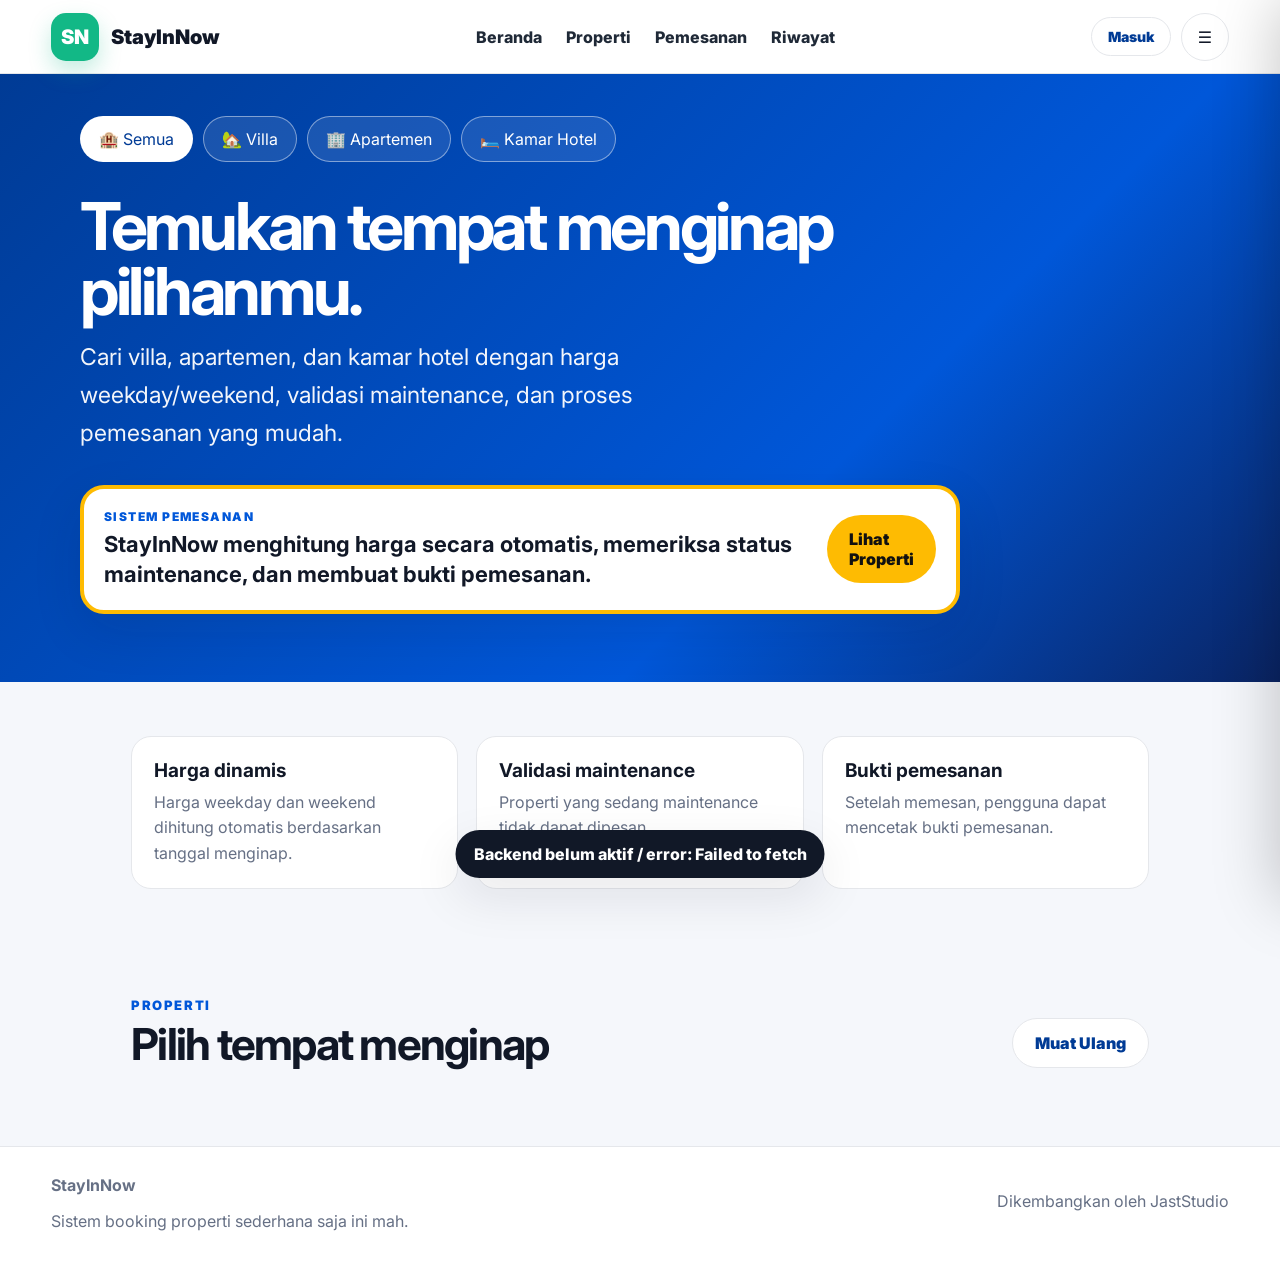
<file: index.html>
<!DOCTYPE html>
<html lang="id">

<head>
    <meta charset="UTF-8">
    <meta name="viewport" content="width=device-width,initial-scale=1.0">
    <title>StayInNow - Beranda</title>
    <link rel="preconnect" href="https://fonts.googleapis.com">
    <link rel="preconnect" href="https://fonts.gstatic.com" crossorigin>
    <link href="https://fonts.googleapis.com/css2?family=Inter:wght@400;600;700;800;900&display=swap" rel="stylesheet">
    <link rel="stylesheet" href="css/style.css">
</head>

<body data-page="beranda">
    <div class="site-shell">
        <header class="topbar">
            <a class="brand" href="index.html">
                <span class="brand-logo" data-brand-logo>SN</span>
                <span data-site-name>StayInNow</span>
            </a>

            <nav class="nav">
                <a href="index.html">Beranda</a>
                <a href="index.html#properties">Properti</a>
                <a href="pemesanan.html">Pemesanan</a>
                <a href="riwayat.html">Riwayat</a>
            </nav>

            <div class="actions">
                <button class="btn light small" id="loginBtn">Masuk</button>
                <button class="menu-btn" id="drawerOpen">☰</button>
            </div>
        </header>

        <aside class="drawer" id="drawer">
            <div class="drawer-head">
                <div class="brand">
                    <span class="brand-logo" data-brand-logo>SN</span>
                    <span data-site-name>StayInNow</span>
                </div>
                <button class="icon-btn" id="drawerClose">×</button>
            </div>

            <div class="role-card">
                <span>Status Akun</span>
                <strong id="roleName">Tamu</strong>
            </div>

            <nav class="drawer-links" id="drawerLinks"></nav>
        </aside>

        <div class="overlay" id="overlay"></div>

        <main>
            <div class="system-alert hidden" data-system-maintenance>
                ⚠️ Sistem sedang dalam pemeliharaan. Pengguna masih dapat melihat properti, tetapi pemesanan sementara ditutup.
            </div>

            <section class="hero">
                <div class="hero-inner">
                    <div class="tabs filter-tabs">
                        <button class="tab active" data-filter="all">🏨 Semua</button>
                        <button class="tab" data-filter="Villa">🏡 Villa</button>
                        <button class="tab" data-filter="Apartment">🏢 Apartemen</button>
                        <button class="tab" data-filter="HotelRoom">🛏️ Kamar Hotel</button>
                    </div>

                    <h1>Temukan tempat menginap pilihanmu.</h1>

                    <p>
                        Cari villa, apartemen, dan kamar hotel dengan harga weekday/weekend,
                        validasi maintenance, dan proses pemesanan yang mudah.
                    </p>

                    <div class="hero-info-card">
                        <div>
                            <span class="mini-label">Sistem Pemesanan</span>
                            <b>
                                StayInNow menghitung harga secara otomatis, memeriksa status maintenance,
                                dan membuat bukti pemesanan.
                            </b>
                        </div>

                        <a class="btn yellow" href="#properties">Lihat Properti</a>
                    </div>
                </div>
            </section>

            <section class="section features">
                <div class="feature">
                    <b>Harga dinamis</b>
                    <span class="muted">
                        Harga weekday dan weekend dihitung otomatis berdasarkan tanggal menginap.
                    </span>
                </div>

                <div class="feature">
                    <b>Validasi maintenance</b>
                    <span class="muted">
                        Properti yang sedang maintenance tidak dapat dipesan.
                    </span>
                </div>

                <div class="feature">
                    <b>Bukti pemesanan</b>
                    <span class="muted">
                        Setelah memesan, pengguna dapat mencetak bukti pemesanan.
                    </span>
                </div>
            </section>

            <section id="properties" class="section">
                <div class="section-head">
                    <div>
                        <p class="eyebrow">Properti</p>
                        <h2>Pilih tempat menginap</h2>
                    </div>

                    <button class="btn light" id="refreshProperties">Muat Ulang</button>
                </div>

                <div class="property-grid" id="propertyGrid"></div>
            </section>
        </main>

        <footer class="footer">
            <div>
                <b data-site-name>StayInNow</b>
                <p>Sistem booking properti sederhana saja ini mah.</p>
            </div>

            <p>Dikembangkan oleh JastStudio</p>
        </footer>

        <div class="modal hidden" id="loginModal">
            <div class="modal-card">
                <button class="modal-close" id="closeLogin">×</button>

                <p class="eyebrow">Akun Pelanggan</p>
                <h2>Masuk / Daftar</h2>

                <p class="muted">
                    Pelanggan perlu memiliki akun email sebelum melakukan pemesanan.
                    Admin menggunakan email admin yang sudah terdaftar.
                </p>

                <div class="auth-tabs">
                    <button class="active" data-auth-tab="login">Masuk</button>
                    <button data-auth-tab="register">Daftar</button>
                </div>

                <div data-auth-panel="login" class="form-grid one">
                    <label>
                        Email
                        <input id="loginEmail" type="email" placeholder="nama@email.com">
                    </label>

                    <label>
                        Kata Sandi
                        <span class="muted">
                            pengguna dapat mengosongkannya untuk sementara.
                        </span>
                        <input id="loginPassword" type="password" placeholder="Kata sandi">
                    </label>

                    <button class="btn full" id="doLogin">Masuk</button>
                </div>

                <div data-auth-panel="register" class="form-grid one hidden">
                    <label>
                        Nama Lengkap
                        <input id="registerName" placeholder="Nama pelanggan">
                    </label>

                    <label>
                        Email 
                        <input id="registerEmail" type="email" placeholder="nama@email.com">
                    </label>

                    <label>
                        Nomor Telepon klo asal juga gapapa
                        <input id="registerPhone" placeholder="08123456789">
                    </label>

                    <label>
                        Kata Sandi Akun
                        <input id="registerPassword" type="password" placeholder="Contoh: user123">
                    </label>

                    <button class="btn full green" id="doRegister">Daftar & Masuk</button>
                </div>

                <p class="muted auth-note">
                    Role admin ditentukan oleh ketua kelompok:v.
                </p>
            </div>
        </div>

        <div id="toast" class="toast"></div>

        <script src="js/config.js"></script>
        <script src="js/api.js"></script>
        <script src="js/app.js"></script>
    </div>
</body>

</html>
</file>
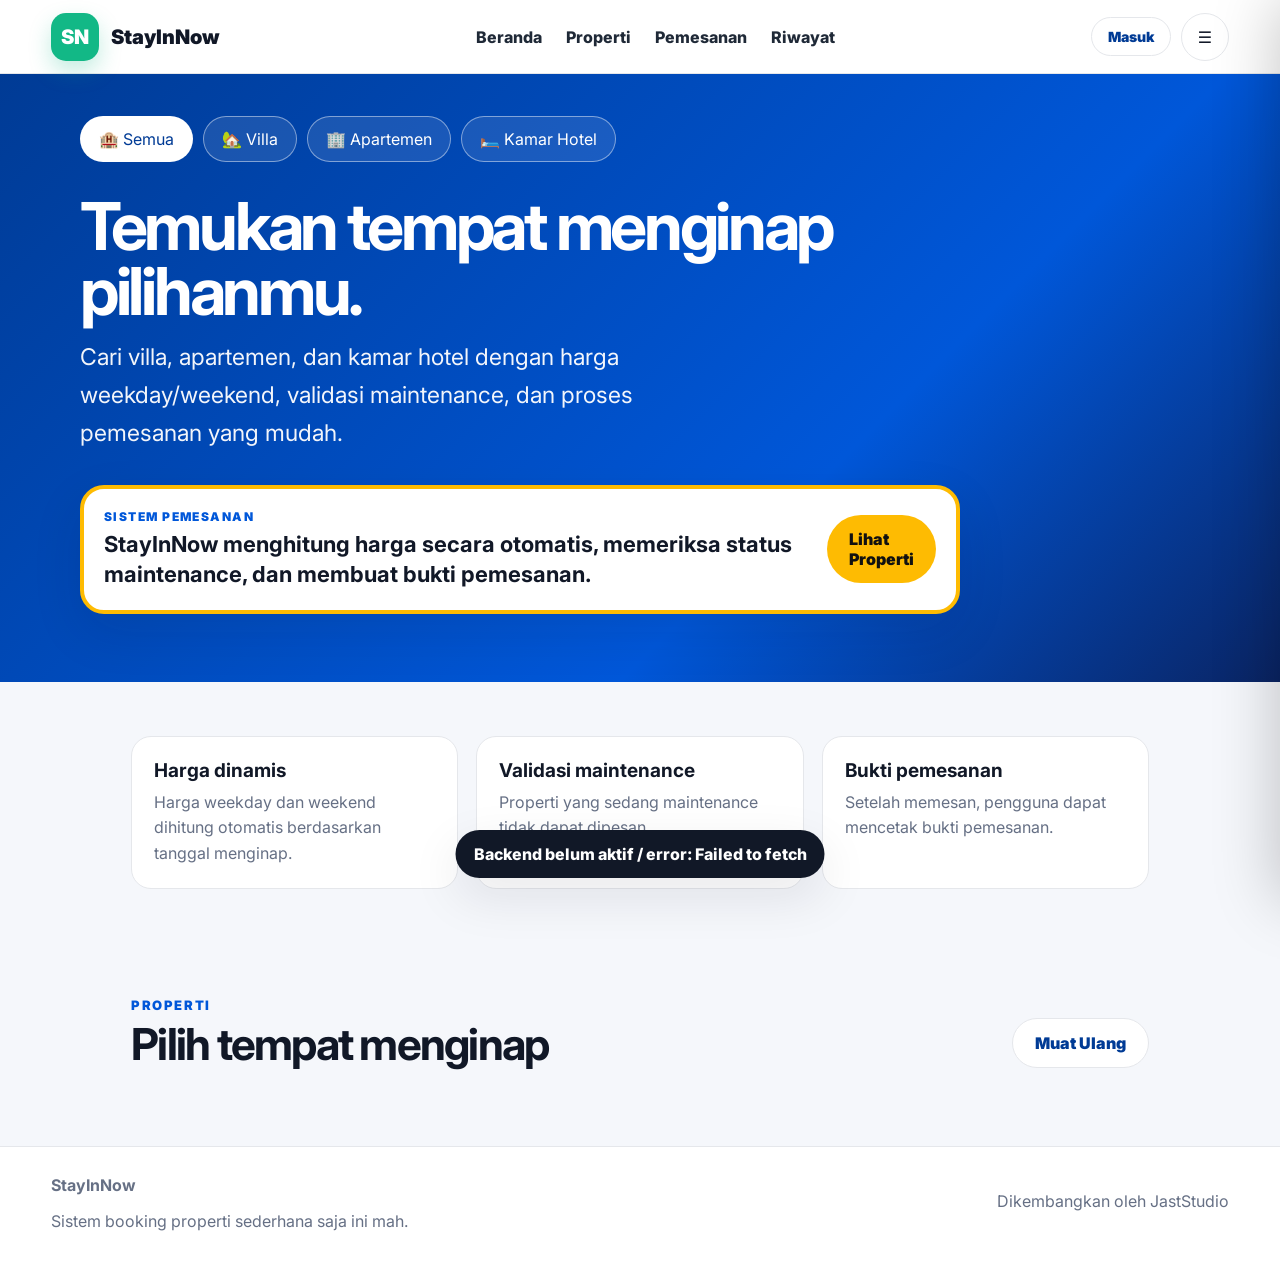
<file: admin.html>
<!DOCTYPE html>
<html lang="id">

<head>
  <meta charset="UTF-8">
  <meta name="viewport" content="width=device-width,initial-scale=1.0">
  <title>Dasbor Admin - StayInNow</title>
  <link rel="preconnect" href="https://fonts.googleapis.com">
  <link rel="preconnect" href="https://fonts.gstatic.com" crossorigin>
  <link href="https://fonts.googleapis.com/css2?family=Inter:wght@400;600;700;800;900&display=swap" rel="stylesheet">
  <link rel="stylesheet" href="css/style.css">
</head>

<body data-page="admin">
  <div class="admin-layout">
    <header class="admin-top">
      <a class="brand" href="dasbor-admin.html">
        <span class="brand-logo" data-brand-logo>SN</span>
        <span data-site-name>StayInNow</span>
      </a>

      <div class="actions">
        <a class="btn light small" href="index.html">Website</a>
        <button class="menu-btn" id="adminDrawerOpen">☰</button>
      </div>
    </header>

    <aside class="admin-drawer" id="adminDrawer">
      <div class="drawer-head">
        <div class="brand">
          <span class="brand-logo" data-brand-logo>SN</span>
          <span>Admin</span>
        </div>

        <button class="icon-btn" id="adminDrawerClose">×</button>
      </div>

      <div class="role-card">
        <span>Area Khusus</span>
        <strong>Administrator</strong>
      </div>

      <nav class="admin-menu-list">
        <button data-admin-target="dashboard" class="active">📊 Dasbor</button>
        <button data-admin-target="properties">🏡 Kelola Properti</button>
        <button data-admin-target="reports">📄 Laporan</button>
        <button data-admin-target="branding">🎨 Branding</button>
        <a href="index.html">↩️ Kembali ke Website</a>
        <button id="adminLogout">🚪 Keluar</button>
      </nav>
    </aside>

    <div class="overlay" id="overlay"></div>

    <main class="admin-main">
      <div class="admin-hero">
        <div>
          <p class="eyebrow">Area Admin</p>
          <h1 id="adminTitle">Dasbor Admin</h1>
          <p class="muted">
            Dasbor ini digunakan untuk mengelola data properti, laporan pemesanan,
            maintenance sistem, dan branding website.
          </p>
        </div>

        <button class="btn" id="adminMenuShortcut">Buka Menu Admin</button>
      </div>

      <section id="admin-dashboard" class="admin-section active">
        <div class="stats-grid" id="statsGrid"></div>

        <div class="panel system-panel">
          <p class="eyebrow">Maintenance Sistem</p>
          <h2>Mode Maintenance Seluruh Website</h2>

          <p class="muted">
            Saat mode ini aktif, pelanggan tetap dapat melihat daftar properti,
            tetapi seluruh proses pemesanan akan ditutup sementara.
          </p>

          <div class="system-status">
            <span class="system-pill" id="systemMaintenanceStatus">Memuat status...</span>
            <button class="btn danger" id="systemMaintenanceToggle">Aktifkan Maintenance Sistem</button>
          </div>

          <p class="muted admin-help">
            Status maintenance per properti tetap aman dan tidak akan berubah.
          </p>
        </div>
      </section>

      <section id="admin-properties" class="admin-section">
        <div class="section-head">
          <div>
            <p class="eyebrow">Properti</p>
            <h2>Tambah & Kelola Properti</h2>
          </div>
        </div>

        <div class="two-col">
          <div class="panel">
            <h2>Tambah Properti</h2>

            <form id="addPropertyForm" class="form-grid one">
              <label>
                Unggah Gambar Properti
                <input id="propertyImageInput" type="file" accept="image/*">
              </label>

              <img id="propertyImagePreview" class="img-preview" alt="Preview gambar properti">

              <label>
                Nama Properti
                <input id="newPropertyName" required placeholder="Contoh: Villa Melati">
              </label>

              <label>
                Lokasi
                <input id="newPropertyLocation" required placeholder="Contoh: Batam Center">
              </label>

              <label>
                Tipe
                <select id="newPropertyType">
                  <option value="Villa">Villa</option>
                  <option value="Apartment">Apartemen</option>
                  <option value="HotelRoom">Kamar Hotel</option>
                </select>
              </label>

              <label>
                Harga Hari Biasa
                <input id="newWeekdayPrice" type="number" required placeholder="1000000">
              </label>

              <label>
                Harga Akhir Pekan
                <input id="newWeekendPrice" type="number" required placeholder="1500000">
              </label>

              <label>
                Status
                <select id="newPropertyStatus">
                  <option value="available">Tersedia</option>
                  <option value="maintenance">Maintenance</option>
                </select>
              </label>

              <label>
                Maksimal Tamu
                <input id="newMaxGuests" type="number" value="2" min="1" max="10">
              </label>

              <label>
                Fasilitas
                <textarea id="newFacilities" placeholder="Contoh: WiFi, AC, Kolam Renang"></textarea>
              </label>

              <button class="btn full" type="submit">Tambah Properti</button>
            </form>
          </div>

          <div class="panel table-wrap">
            <h2>Data Properti</h2>

            <table class="data-table">
              <thead>
                <tr>
                  <th>Nama</th>
                  <th>Lokasi</th>
                  <th>Tipe</th>
                  <th>Status</th>
                  <th>Aksi</th>
                </tr>
              </thead>

              <tbody id="adminPropertyRows"></tbody>
            </table>
          </div>
        </div>
      </section>

      <section id="admin-reports" class="admin-section">
        <div class="panel">
          <p class="eyebrow">Laporan</p>
          <h2>Ekspor Laporan Pemesanan</h2>

          <p class="muted">
            Format CSV cocok untuk laporan berbentuk tabel.
            Format TXT cocok untuk laporan sederhana yang mudah dibaca.
          </p>

          <div class="receipt-actions">
            <button class="btn" id="downloadReport">Unduh CSV</button>
            <button class="btn light" id="downloadReportTxt">Unduh TXT</button>
          </div>
        </div>
      </section>

      <section id="admin-branding" class="admin-section">
        <div class="panel">
          <p class="eyebrow">Branding</p>
          <h2>Ubah Nama Website & Logo</h2>

          <div class="form-grid one">
            <label>
              Nama Website
              <input id="siteNameInput" placeholder="StayInNow">
            </label>

            <label>
              Teks Logo Singkat
              <input id="logoTextInput" maxlength="4" placeholder="SN">
            </label>

            <label>
              Unggah Logo Gambar
              <input id="logoImageInput" type="file" accept="image/*">
            </label>

            <div class="preview-logo">
              <span class="brand-logo" data-brand-logo>SN</span>
              <b data-site-name>StayInNow</b>
            </div>

            <button class="btn" id="saveBranding">Simpan Branding</button>
            <button class="btn light" id="resetBranding">Reset Branding</button>
          </div>
        </div>
      </section>
    </main>
  </div>

  <div id="toast" class="toast"></div>

  <script src="js/config.js"></script>
  <script src="js/api.js"></script>
  <script src="js/app.js"></script>
</body>

</html>
</file>
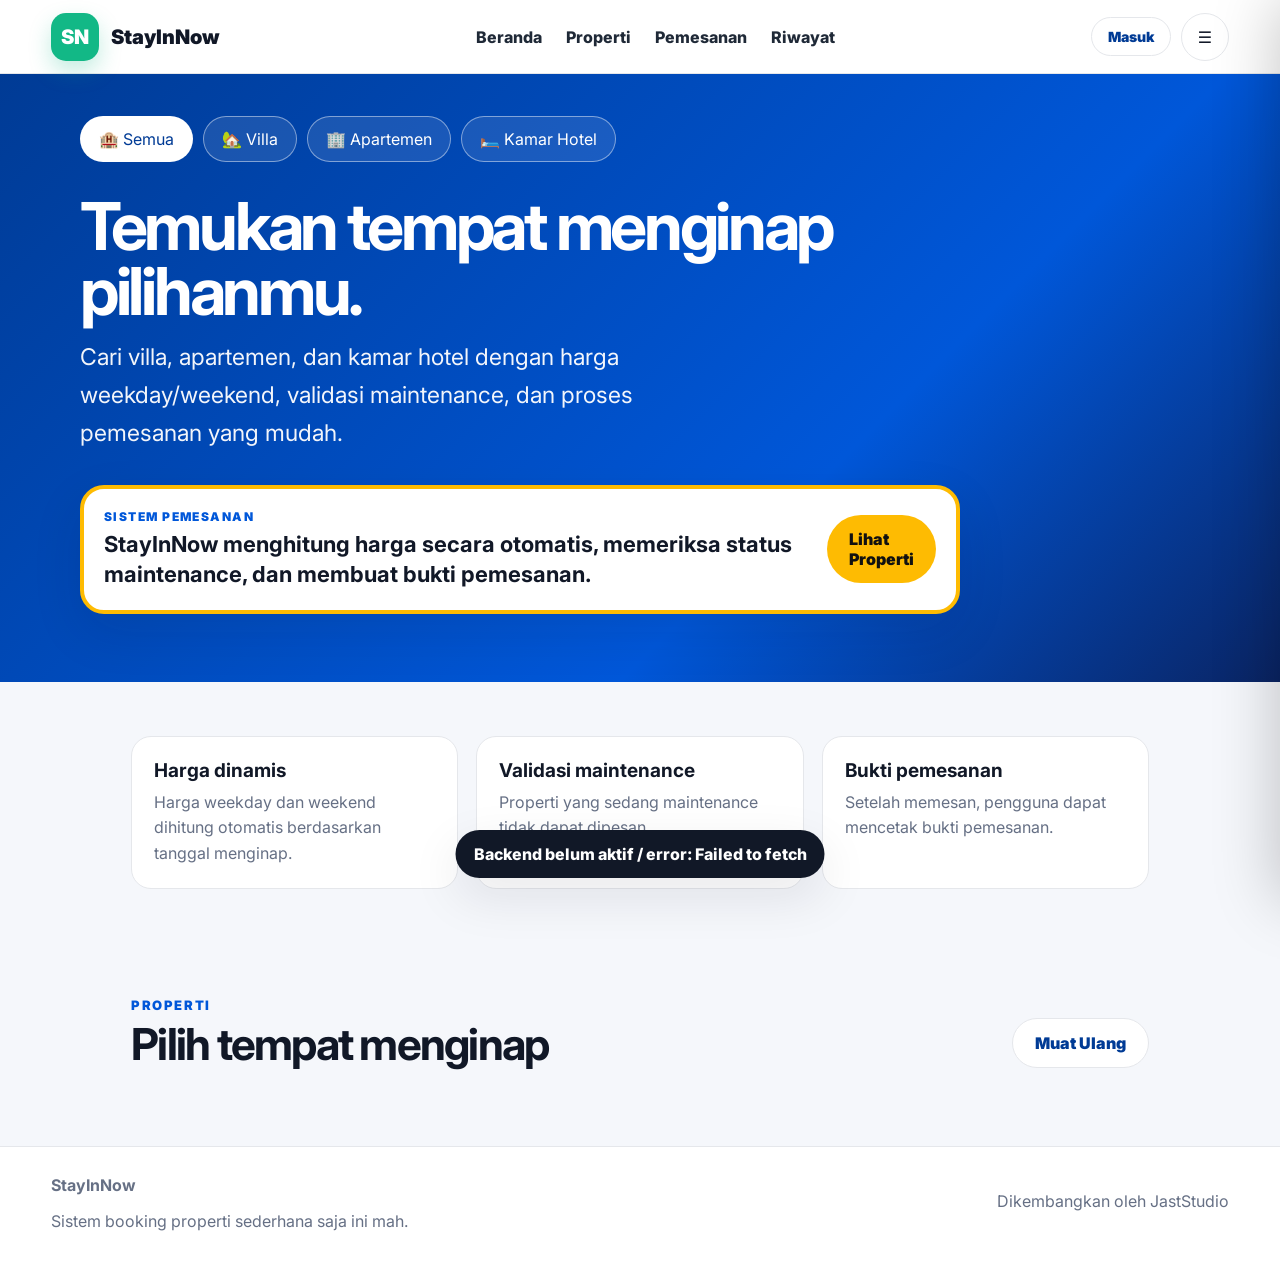
<file: dasbor-admin.html>
<!DOCTYPE html>
<html lang="id">

<head>
  <meta charset="UTF-8">
  <meta name="viewport" content="width=device-width,initial-scale=1.0">
  <title>Dasbor Admin - StayInNow</title>
  <link rel="preconnect" href="https://fonts.googleapis.com">
  <link rel="preconnect" href="https://fonts.gstatic.com" crossorigin>
  <link href="https://fonts.googleapis.com/css2?family=Inter:wght@400;600;700;800;900&display=swap" rel="stylesheet">
  <link rel="stylesheet" href="css/style.css">
</head>

<body data-page="admin">
  <div class="admin-layout">
    <header class="admin-top">
      <a class="brand" href="dasbor-admin.html">
        <span class="brand-logo" data-brand-logo>SN</span>
        <span data-site-name>StayInNow</span>
      </a>

      <div class="actions">
        <a class="btn light small" href="index.html">Website</a>
        <button class="menu-btn" id="adminDrawerOpen">☰</button>
      </div>
    </header>

    <aside class="admin-drawer" id="adminDrawer">
      <div class="drawer-head">
        <div class="brand">
          <span class="brand-logo" data-brand-logo>SN</span>
          <span>Admin</span>
        </div>

        <button class="icon-btn" id="adminDrawerClose">×</button>
      </div>

      <div class="role-card">
        <span>Area Khusus</span>
        <strong>Administrator</strong>
      </div>

      <nav class="admin-menu-list">
        <button data-admin-target="dashboard" class="active">📊 Dasbor</button>
        <button data-admin-target="properties">🏡 Kelola Properti</button>
        <button data-admin-target="reports">📄 Laporan</button>
        <button data-admin-target="branding">🎨 Branding</button>
        <a href="index.html">↩️ Kembali ke Website</a>
        <button id="adminKeluar">🚪 Keluar</button>
      </nav>
    </aside>

    <div class="overlay" id="overlay"></div>

    <main class="admin-main">
      <div class="admin-hero">
        <div>
          <p class="eyebrow">Area Admin</p>
          <h1 id="adminTitle">Dasbor Admin</h1>
          <p class="muted">
            Dasbor ini digunakan untuk mengelola data properti, laporan pemesanan, maintenance sistem, dan branding website.
          </p>
        </div>

        <button class="btn" id="adminMenuShortcut">Buka Menu Admin</button>
      </div>

      <section id="admin-dashboard" class="admin-section active">
        <div class="stats-grid" id="statsGrid"></div>

        <div class="panel system-panel">
          <p class="eyebrow">Maintenance Sistem</p>
          <h2>Mode Maintenance Seluruh Website</h2>

          <p class="muted">
            Saat mode ini aktif, pelanggan tetap dapat melihat daftar properti,
            tetapi proses pemesanan akan ditutup sementara.
          </p>

          <div class="system-status">
            <span class="system-pill" id="systemMaintenanceStatus">Memuat status...</span>
            <button class="btn danger" id="systemMaintenanceToggle">Aktifkan Maintenance Sistem</button>
          </div>

          <p class="muted admin-help">
            Status maintenance per properti tetap aman dan tidak akan berubah.
          </p>
        </div>
      </section>

      <section id="admin-properties" class="admin-section">
        <div class="section-head">
          <div>
            <p class="eyebrow">Properti</p>
            <h2>Tambah & Kelola Properti</h2>
          </div>
        </div>

        <div class="two-col">
          <div class="panel">
            <h2>Tambah Properti</h2>

            <form id="addPropertyForm" class="form-grid one">
              <label>
                Unggah Gambar Properti
                <input id="propertyImageInput" type="file" accept="image/*">
              </label>

              <img id="propertyImagePreview" class="img-preview" alt="Preview gambar properti">

              <label>
                Nama Properti
                <input id="newPropertyName" required placeholder="Contoh: Villa Melati">
              </label>

              <label>
                Lokasi
                <input id="newPropertyLocation" required placeholder="Contoh: Batam Center">
              </label>

              <label>
                Tipe
                <select id="newPropertyType">
                  <option value="Villa">Villa</option>
                  <option value="Apartment">Apartemen</option>
                  <option value="HotelRoom">Kamar Hotel</option>
                </select>
              </label>

              <label>
                Harga Hari Biasa
                <input id="newWeekdayPrice" type="number" required placeholder="1000000">
              </label>

              <label>
                Harga Akhir Pekan
                <input id="newWeekendPrice" type="number" required placeholder="1500000">
              </label>

              <label>
                Status
                <select id="newPropertyStatus">
                  <option value="available">Tersedia</option>
                  <option value="maintenance">Maintenance</option>
                </select>
              </label>

              <label>
                Maksimal Tamu
                <input id="newMaxGuests" type="number" value="2" min="1" max="10">
              </label>

              <label>
                Fasilitas
                <textarea id="newFacilities" placeholder="Contoh: WiFi, AC, Kolam Renang"></textarea>
              </label>

              <button class="btn full" type="submit">Tambah Properti</button>
            </form>
          </div>

          <div class="panel table-wrap">
            <h2>Data Properti</h2>

            <table class="data-table">
              <thead>
                <tr>
                  <th>Nama</th>
                  <th>Lokasi</th>
                  <th>Tipe</th>
                  <th>Status</th>
                  <th>Aksi</th>
                </tr>
              </thead>

              <tbody id="adminPropertyRows"></tbody>
            </table>
          </div>
        </div>
      </section>

      <section id="admin-reports" class="admin-section">
        <div class="panel">
          <p class="eyebrow">Laporan</p>
          <h2>Ekspor Laporan Pemesanan</h2>

          <p class="muted">
            Format CSV cocok untuk laporan berbentuk tabel.
            Format TXT cocok untuk laporan sederhana yang mudah dibaca.
          </p>

          <div class="receipt-actions">
            <button class="btn" id="downloadReport">Unduh CSV</button>
            <button class="btn light" id="downloadReportTxt">Unduh TXT</button>
          </div>
        </div>
      </section>

      <section id="admin-branding" class="admin-section">
        <div class="panel">
          <p class="eyebrow">Branding</p>
          <h2>Ubah Nama Website & Logo</h2>

          <div class="form-grid one">
            <label>
              Nama Website
              <input id="siteNameInput" placeholder="StayInNow">
            </label>

            <label>
              Teks Logo Singkat
              <input id="logoTextInput" maxlength="4" placeholder="SN">
            </label>

            <label>
              Unggah Logo Gambar
              <input id="logoImageInput" type="file" accept="image/*">
            </label>

            <div class="preview-logo">
              <span class="brand-logo" data-brand-logo>SN</span>
              <b data-site-name>StayInNow</b>
            </div>

            <button class="btn" id="saveBranding">Simpan Branding</button>
            <button class="btn light" id="resetBranding">Reset Branding</button>
          </div>
        </div>
      </section>
    </main>
  </div>

  <div id="toast" class="toast"></div>

  <script src="js/config.js"></script>
  <script src="js/api.js"></script>
  <script src="js/app.js"></script>
</body>

</html>
</file>
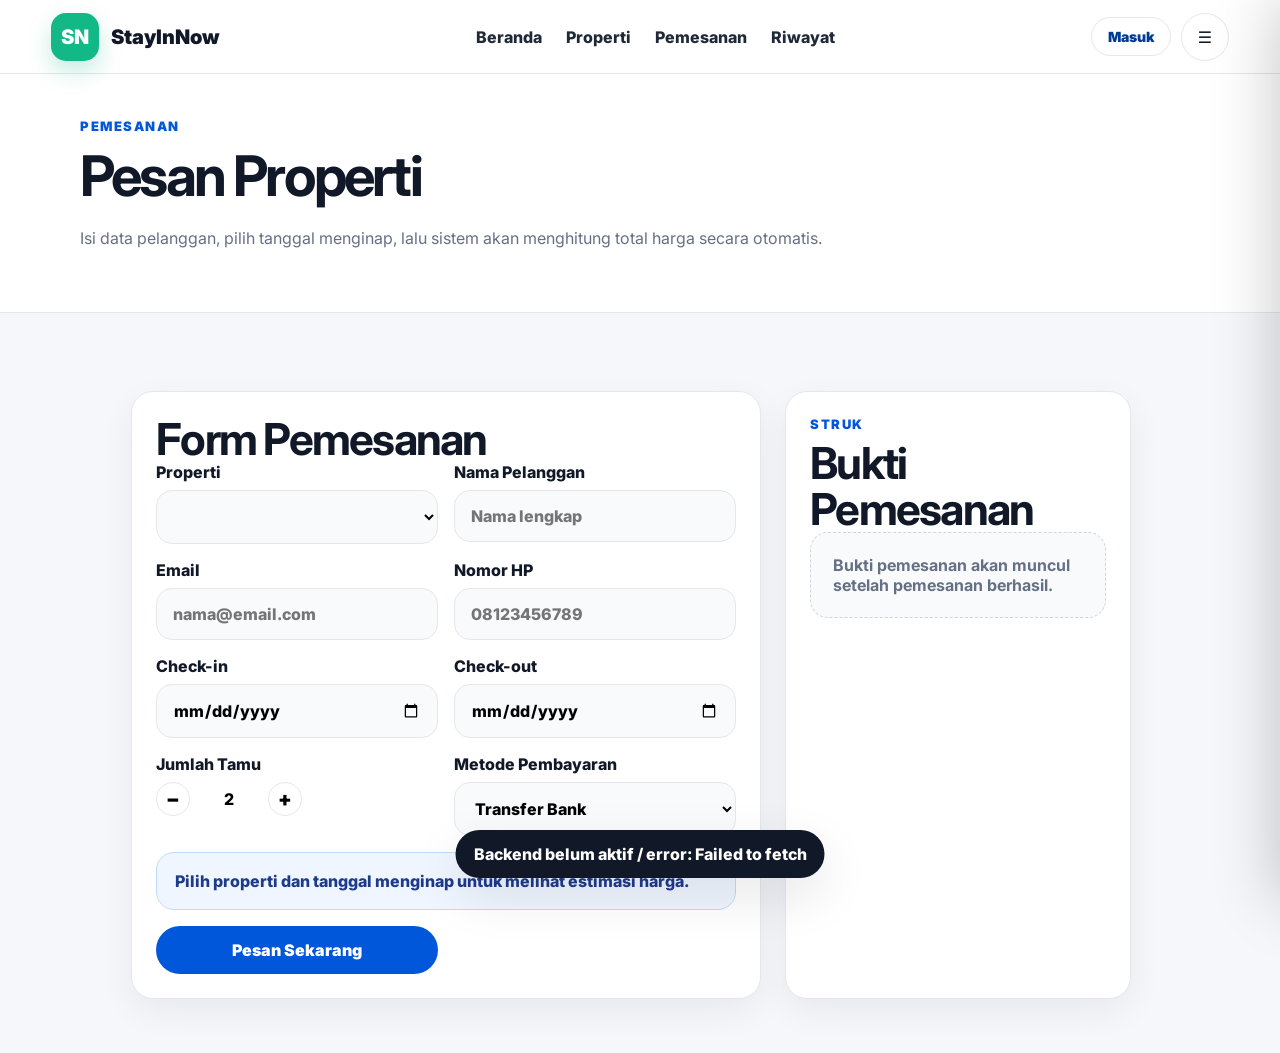
<file: pemesanan.html>
<!DOCTYPE html>
<html lang="id">

<head>
  <meta charset="UTF-8">
  <meta name="viewport" content="width=device-width,initial-scale=1.0">
  <title>Pemesanan - StayInNow</title>
  <link rel="preconnect" href="https://fonts.googleapis.com">
  <link rel="preconnect" href="https://fonts.gstatic.com" crossorigin>
  <link href="https://fonts.googleapis.com/css2?family=Inter:wght@400;600;700;800;900&display=swap" rel="stylesheet">
  <link rel="stylesheet" href="css/style.css">
</head>

<body data-page="pemesanan">
  <header class="topbar">
    <a class="brand" href="index.html">
      <span class="brand-logo" data-brand-logo>SN</span>
      <span data-site-name>StayInNow</span>
    </a>

    <nav class="nav">
      <a href="index.html">Beranda</a>
      <a href="index.html#properties">Properti</a>
      <a href="pemesanan.html">Pemesanan</a>
      <a href="riwayat.html">Riwayat</a>
    </nav>

    <div class="actions">
      <button class="btn light small" id="loginBtn">Masuk</button>
      <button class="menu-btn" id="drawerOpen">☰</button>
    </div>
  </header>

  <aside class="drawer" id="drawer">
    <div class="drawer-head">
      <div class="brand">
        <span class="brand-logo" data-brand-logo>SN</span>
        <span data-site-name>StayInNow</span>
      </div>
      <button class="icon-btn" id="drawerClose">×</button>
    </div>

    <div class="role-card">
      <span>Status Akun</span>
      <strong id="roleName">Tamu</strong>
    </div>

    <nav class="drawer-links" id="drawerLinks"></nav>
  </aside>

  <div class="overlay" id="overlay"></div>

  <section class="page-hero">
    <div class="page-hero-inner">
      <p class="eyebrow">Pemesanan</p>
      <h1>Pesan Properti</h1>
      <p class="muted">
        Isi data pelanggan, pilih tanggal menginap, lalu sistem akan menghitung total harga secara otomatis.
      </p>
    </div>
  </section>

  <div class="system-alert hidden" data-system-maintenance>
    ⚠️ Sistem sedang dalam pemeliharaan. Form pemesanan sementara tidak dapat digunakan.
  </div>

  <main class="section">
    <div id="pemesananDetail" class="property-detail-panel"></div>

    <div class="two-col pemesanan-layout">
      <div class="panel">
        <h2>Form Pemesanan</h2>

        <form id="pemesananForm" class="form-grid">
          <label>
            Properti
            <select id="pemesananProperty" required></select>
          </label>

          <label>
            Nama Pelanggan
            <input id="customerName" required placeholder="Nama lengkap">
          </label>

          <label>
            Email
            <input id="customerEmail" type="email" required placeholder="nama@email.com">
          </label>

          <label>
            Nomor HP
            <input id="customerPhone" required placeholder="08123456789">
          </label>

          <label>
            Check-in
            <input id="checkIn" type="date" required>
          </label>

          <label>
            Check-out
            <input id="checkOut" type="date" required>
          </label>

          <label>
            Jumlah Tamu
            <div class="guest-stepper">
              <button class="step-btn" type="button" data-step="guests" data-delta="-1">−</button>
              <input id="guests" readonly value="2">
              <button class="step-btn" type="button" data-step="guests" data-delta="1">+</button>
            </div>
          </label>

          <label>
            Metode Pembayaran
            <select id="paymentMethod">
              <option>Transfer Bank</option>
              <option>Tunai</option>
              <option>E-Wallet</option>
            </select>
          </label>

          <div class="price-preview" id="pricePreview">
            Pilih properti dan tanggal menginap untuk melihat estimasi harga.
          </div>

          <button class="btn full" type="submit">Pesan Sekarang</button>
        </form>
      </div>

      <div class="panel">
        <p class="eyebrow">Struk</p>
        <h2>Bukti Pemesanan</h2>
        <div id="lastStruk" class="empty-state">
          Bukti pemesanan akan muncul setelah pemesanan berhasil.
        </div>
      </div>
    </div>
  </main>

  <div class="modal hidden" id="loginModal">
    <div class="modal-card">
      <button class="modal-close" id="closeLogin">×</button>

      <p class="eyebrow">Akun Pelanggan</p>
      <h2>Masuk / Daftar</h2>

      <p class="muted">
        Pelanggan perlu memiliki akun email sebelum melakukan pemesanan.
        Admin menggunakan email admin yang sudah terdaftar.
      </p>

      <div class="auth-tabs">
        <button class="active" data-auth-tab="login">Masuk</button>
        <button data-auth-tab="register">Daftar</button>
      </div>

      <div data-auth-panel="login" class="form-grid one">
        <label>
          Email
          <input id="loginEmail" type="email" placeholder="nama@email.com">
        </label>

        <label>
          Kata Sandi
          <span class="muted">
            Admin wajib mengisi kata sandi; pengguna biasa dapat mengosongkannya jika diizinkan.
          </span>
          <input id="loginPassword" type="password" placeholder="Kata sandi">
        </label>

        <button class="btn full" id="doLogin">Masuk</button>
      </div>

      <div data-auth-panel="register" class="form-grid one hidden">
        <label>
          Nama Lengkap
          <input id="registerName" placeholder="Nama pelanggan">
        </label>

        <label>
          Email
          <input id="registerEmail" type="email" placeholder="nama@email.com">
        </label>

        <label>
          Nomor HP
          <input id="registerPhone" placeholder="08123456789">
        </label>

        <label>
          Kata Sandi Akun
          <input id="registerPassword" type="password" placeholder="Contoh: user123">
        </label>

        <button class="btn full green" id="doRegister">Daftar & Masuk</button>
      </div>

      <p class="muted auth-note">
        Role admin ditentukan dari tabel users di database.
      </p>
    </div>
  </div>

  <div id="toast" class="toast"></div>

  <script src="js/config.js"></script>
  <script src="js/api.js"></script>
  <script src="js/app.js"></script>
</body>

</html>
</file>
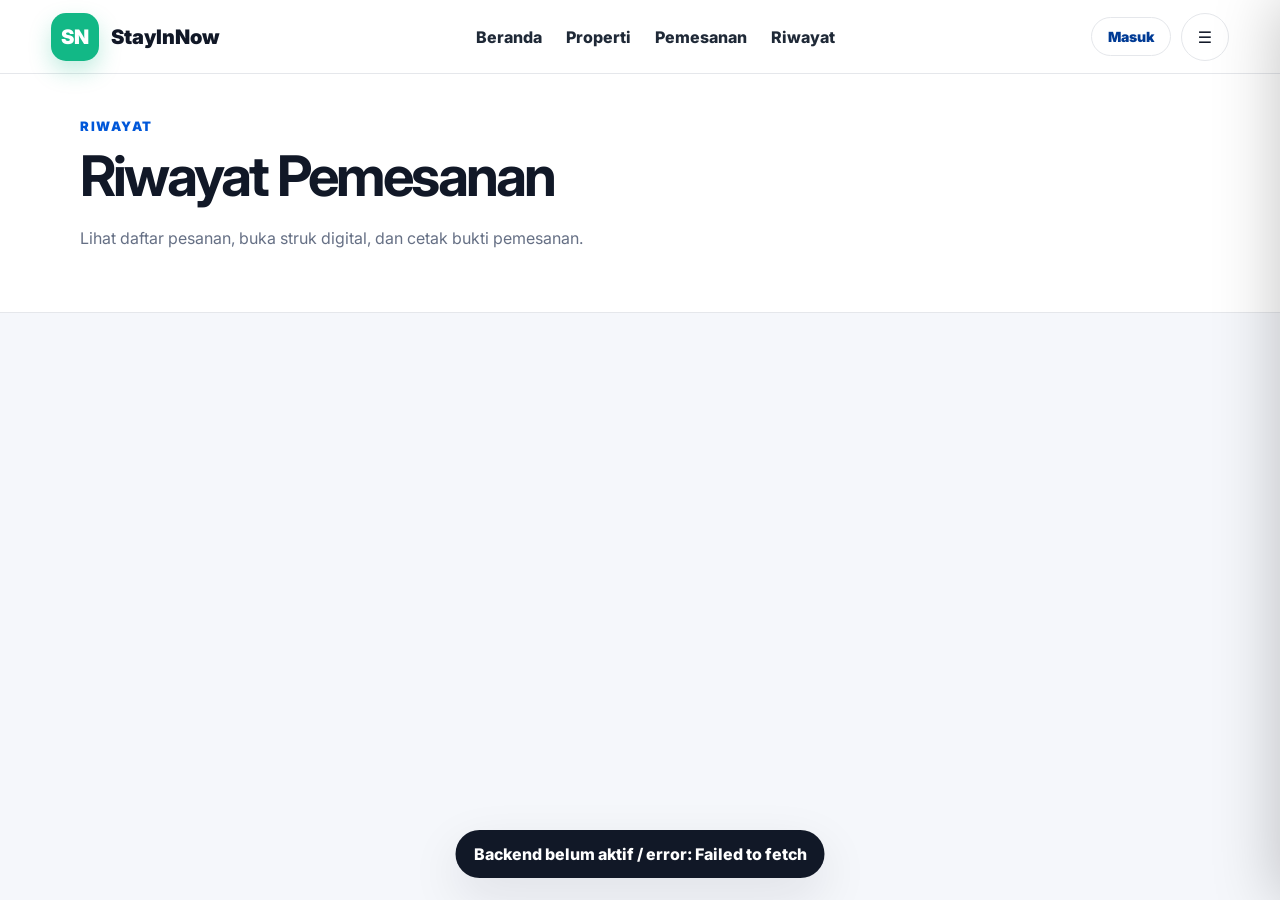
<file: riwayat.html>
<!DOCTYPE html>
<html lang="id">

<head>
  <meta charset="UTF-8">
  <meta name="viewport" content="width=device-width,initial-scale=1.0">
  <title>Riwayat - StayInNow</title>
  <link rel="preconnect" href="https://fonts.googleapis.com">
  <link rel="preconnect" href="https://fonts.gstatic.com" crossorigin>
  <link href="https://fonts.googleapis.com/css2?family=Inter:wght@400;600;700;800;900&display=swap" rel="stylesheet">
  <link rel="stylesheet" href="css/style.css">
</head>

<body data-page="history">
  <header class="topbar">
    <a class="brand" href="index.html">
      <span class="brand-logo" data-brand-logo>SN</span>
      <span data-site-name>StayInNow</span>
    </a>

    <nav class="nav">
      <a href="index.html">Beranda</a>
      <a href="index.html#properties">Properti</a>
      <a href="pemesanan.html">Pemesanan</a>
      <a href="riwayat.html">Riwayat</a>
    </nav>

    <div class="actions">
      <button class="btn light small" id="loginBtn">Masuk</button>
      <button class="menu-btn" id="drawerOpen">☰</button>
    </div>
  </header>

  <aside class="drawer" id="drawer">
    <div class="drawer-head">
      <div class="brand">
        <span class="brand-logo" data-brand-logo>SN</span>
        <span data-site-name>StayInNow</span>
      </div>
      <button class="icon-btn" id="drawerClose">×</button>
    </div>

    <div class="role-card">
      <span>Status Akun</span>
      <strong id="roleName">Tamu</strong>
    </div>

    <nav class="drawer-links" id="drawerLinks"></nav>
  </aside>

  <div class="overlay" id="overlay"></div>

  <section class="page-hero">
    <div class="page-hero-inner">
      <p class="eyebrow">Riwayat</p>
      <h1>Riwayat Pemesanan</h1>
      <p class="muted">
        Lihat daftar pesanan, buka struk digital, dan cetak bukti pemesanan.
      </p>
    </div>
  </section>

  <main class="section">
    <div id="pemesananList" class="pemesanan-list"></div>
  </main>

  <div class="modal hidden" id="receiptModal">
    <div class="modal-card receipt-modal-card">
      <button class="modal-close" id="closeStrukModal">×</button>
      <div id="receiptModalContent"></div>
    </div>
  </div>

  <div class="modal hidden" id="loginModal">
    <div class="modal-card">
      <button class="modal-close" id="closeLogin">×</button>

      <p class="eyebrow">Akun Pelanggan</p>
      <h2>Masuk / Daftar</h2>

      <p class="muted">
        Pelanggan perlu memiliki akun email sebelum melakukan pemesanan.
        Admin menggunakan email admin yang sudah terdaftar.
      </p>

      <div class="auth-tabs">
        <button class="active" data-auth-tab="login">Masuk</button>
        <button data-auth-tab="register">Daftar</button>
      </div>

      <div data-auth-panel="login" class="form-grid one">
        <label>
          Email
          <input id="loginEmail" type="email" placeholder="nama@email.com">
        </label>

        <label>
          Kata Sandi
          <span class="muted">
            Admin wajib mengisi kata sandi; pengguna biasa dapat mengosongkannya jika diizinkan.
          </span>
          <input id="loginPassword" type="password" placeholder="Kata sandi">
        </label>

        <button class="btn full" id="doLogin">Masuk</button>
      </div>

      <div data-auth-panel="register" class="form-grid one hidden">
        <label>
          Nama Lengkap
          <input id="registerName" placeholder="Nama pelanggan">
        </label>

        <label>
          Email
          <input id="registerEmail" type="email" placeholder="nama@email.com">
        </label>

        <label>
          Nomor HP
          <input id="registerPhone" placeholder="08123456789">
        </label>

        <label>
          Kata Sandi Akun
          <input id="registerPassword" type="password" placeholder="Contoh: user123">
        </label>

        <button class="btn full green" id="doRegister">Daftar & Masuk</button>
      </div>

      <p class="muted auth-note">
        Role admin ditentukan dari tabel users di database.
      </p>
    </div>
  </div>

  <div id="toast" class="toast"></div>

  <script src="js/config.js"></script>
  <script src="js/api.js"></script>
  <script src="js/app.js"></script>
</body>

</html>
</file>
<file: css/style.css>
:root{--blue:#003b95;--blue2:#0057d9;--yellow:#febb02;--green:#12b886;--ink:#111827;--muted:#667085;--line:#e5e7eb;--bg:#f5f7fb;--card:#ffffff;--soft:#eef4ff;--danger:#ef4444;--shadow:0 18px 50px rgba(17,24,39,.10);--radius:22px}*{box-sizing:border-box}html{scroll-behavior:smooth}body{margin:0;font-family:Inter,system-ui,-apple-system,Segoe UI,sans-serif;color:var(--ink);background:var(--bg);font-size:16px}a{text-decoration:none;color:inherit}button,input,select,textarea{font:inherit}button{cursor:pointer}.site-shell{min-height:100vh;background:var(--bg)}.topbar{position:sticky;top:0;z-index:20;background:#fff;border-bottom:1px solid var(--line);height:74px;display:flex;align-items:center;justify-content:space-between;padding:0 clamp(18px,4vw,56px)}.brand{display:flex;align-items:center;gap:12px;font-weight:900;font-size:20px}.brand-logo{width:48px;height:48px;border-radius:15px;background:var(--green);color:white;display:grid;place-items:center;font-weight:900;overflow:hidden;box-shadow:0 10px 22px rgba(18,184,134,.25)}.brand-logo img{width:100%;height:100%;object-fit:cover}.nav{display:flex;gap:24px;font-weight:800;color:#1f2937}.nav a:hover{color:var(--blue2)}.actions{display:flex;align-items:center;gap:10px}.icon-btn,.menu-btn{width:48px;height:48px;border-radius:999px;border:1px solid var(--line);background:#fff;color:#111827;font-weight:900;display:grid;place-items:center}.btn{border:none;border-radius:999px;padding:14px 22px;font-weight:900;background:var(--blue2);color:#fff;box-shadow:none;display:inline-flex;align-items:center;justify-content:center;gap:8px}.btn:hover{filter:brightness(.96)}.btn.yellow{background:var(--yellow);color:#111}.btn.green{background:var(--green)}.btn.light{background:#fff;color:var(--blue);border:1px solid var(--line)}.btn.ghost{background:transparent;color:var(--blue);border:1px solid #cdd8f4}.btn.danger{background:var(--danger)}.btn.full{width:100%}.btn.small{padding:10px 16px;font-size:14px}.hero{background:linear-gradient(135deg,#003b95 0%,#0057d9 65%,#0a2463 100%);color:#fff;padding:42px clamp(18px,4vw,56px) 68px}.hero-inner{max-width:1120px;margin:0 auto}.hero h1{font-size:clamp(36px,7vw,66px);line-height:.98;margin:28px 0 16px;letter-spacing:-.05em;max-width:760px}.hero p{font-size:clamp(17px,3vw,23px);line-height:1.65;max-width:680px;opacity:.95;margin:0 0 32px}.tabs{display:flex;gap:10px;overflow:auto;padding-bottom:4px}.tab{border:1px solid rgba(255,255,255,.45);border-radius:999px;padding:12px 18px;font-weight:900;white-space:nowrap;background:rgba(255,255,255,.10)}.tab.active{background:#fff;color:var(--blue)}.search-card{background:#fff;border:5px solid var(--yellow);border-radius:20px;display:grid;grid-template-columns:1.6fr 1fr 1fr .9fr auto;gap:0;overflow:hidden;box-shadow:var(--shadow);max-width:1080px;margin-top:26px}.search-card label{display:flex;flex-direction:column;gap:8px;padding:16px 18px;border-right:1px solid var(--line);color:#111}.search-card span,.field span{font-weight:900;color:#667085;text-transform:uppercase;font-size:12px;letter-spacing:.04em}.search-card input,.search-card select{border:0;outline:0;font-weight:900;font-size:18px;background:#fff;min-width:0}.search-card .btn{border-radius:0;padding:0 32px;font-size:18px}.guest-stepper{display:flex;align-items:center;gap:12px}.step-btn{width:30px;height:30px;border-radius:999px;border:1px solid var(--line);background:#fff;font-weight:900}.section{max-width:1120px;margin:0 auto;padding:54px clamp(18px,4vw,56px)}.section-head{display:flex;align-items:end;justify-content:space-between;gap:16px;margin-bottom:24px}.eyebrow{font-weight:900;color:var(--blue2);letter-spacing:.12em;text-transform:uppercase;font-size:13px;margin:0 0 8px}.section h2{font-size:clamp(28px,5vw,44px);line-height:1.05;letter-spacing:-.04em;margin:0}.property-grid{display:grid;grid-template-columns:repeat(3,minmax(0,1fr));gap:22px}.property-card{background:#fff;border:1px solid var(--line);border-radius:var(--radius);overflow:hidden;box-shadow:0 10px 30px rgba(17,24,39,.06)}.property-image{height:190px;background:linear-gradient(135deg,#dbeafe,#dcfce7);position:relative;overflow:hidden}.property-image img{width:100%;height:100%;object-fit:cover}.property-body{padding:20px}.property-body h3{font-size:21px;margin:0 0 8px;letter-spacing:-.02em}.muted{color:var(--muted);line-height:1.6}.price-row{display:flex;justify-content:space-between;gap:14px;margin:18px 0}.price-row div{background:var(--soft);border-radius:16px;padding:12px;flex:1}.price-row span{font-size:12px;color:var(--muted);font-weight:800}.price-row b{display:block;margin-top:5px}.badge{border-radius:999px;padding:7px 11px;font-weight:900;font-size:12px;display:inline-flex}.badge.available,.badge.paid{background:#dcfce7;color:#166534}.badge.maintenance,.badge.cancelled{background:#fee2e2;color:#991b1b}.badge.pending{background:#fef3c7;color:#92400e}.image-badge{position:absolute;top:14px;left:14px}.features{display:grid;grid-template-columns:repeat(3,1fr);gap:18px}.feature{background:#fff;border:1px solid var(--line);border-radius:20px;padding:22px}.feature b{display:block;font-size:19px;margin-bottom:8px}.footer{border-top:1px solid var(--line);background:#fff;padding:28px clamp(18px,4vw,56px);display:flex;justify-content:space-between;gap:16px;color:var(--muted)}.drawer,.admin-drawer{position:fixed;inset:0 0 0 auto;width:min(420px,92vw);background:#fff;z-index:50;transform:translateX(105%);transition:.25s ease;box-shadow:-24px 0 60px rgba(0,0,0,.22);padding:28px;display:flex;flex-direction:column;gap:18px}.drawer.open,.admin-drawer.open{transform:translateX(0)}.overlay{position:fixed;inset:0;background:rgba(15,23,42,.50);z-index:40;opacity:0;pointer-events:none;transition:.2s}.overlay.show{opacity:1;pointer-events:auto}.drawer-head{display:flex;align-items:center;justify-content:space-between}.role-card{background:#f8fafc;border:1px solid var(--line);border-radius:20px;padding:18px}.role-card span{color:var(--muted);font-weight:800}.role-card strong{display:block;font-size:24px;margin-top:4px}.drawer-links{display:grid;gap:12px}.drawer-links a,.drawer-links button{border:1px solid var(--line);background:#fff;border-radius:18px;padding:18px 20px;text-align:left;font-weight:900;color:#111827}.page-hero{background:#fff;border-bottom:1px solid var(--line);padding:44px clamp(18px,4vw,56px)}.page-hero-inner{max-width:1120px;margin:auto}.page-hero h1{font-size:clamp(34px,6vw,56px);letter-spacing:-.05em;margin:0 0 10px}.panel{background:#fff;border:1px solid var(--line);border-radius:var(--radius);padding:24px;box-shadow:0 12px 35px rgba(17,24,39,.06)}.two-col{display:grid;grid-template-columns:1.05fr .95fr;gap:24px}.form-grid{display:grid;grid-template-columns:repeat(2,1fr);gap:16px}.form-grid.one{grid-template-columns:1fr}.field,label{display:flex;flex-direction:column;gap:8px;font-weight:800}.field input,.field select,.field textarea,label input,label select,label textarea{border:1px solid var(--line);background:#f8fafc;border-radius:16px;padding:15px 16px;font-weight:800;outline:none}.field input:focus,.field select:focus,label input:focus,label select:focus{border-color:var(--blue2);background:#fff}.price-preview{grid-column:1/-1;background:#eff6ff;border:1px solid #bfdbfe;border-radius:18px;padding:18px;color:#1e3a8a;font-weight:800}.receipt{border:1px dashed #94a3b8;border-radius:18px;padding:20px;background:#fff}.receipt h3{margin:0 0 14px}.receipt-row{display:flex;justify-content:space-between;border-bottom:1px solid var(--line);padding:10px 0;gap:20px}.receipt-actions{display:flex;gap:10px;flex-wrap:wrap;margin-top:16px}.booking-list{display:grid;gap:14px}.booking-item{background:#fff;border:1px solid var(--line);border-radius:18px;padding:18px;display:flex;justify-content:space-between;gap:16px}.empty-state{background:#f8fafc;border:1px dashed #cbd5e1;border-radius:18px;padding:22px;color:var(--muted);font-weight:700}.modal{position:fixed;inset:0;background:rgba(15,23,42,.55);display:grid;place-items:center;z-index:70;padding:20px}.modal.hidden{display:none}.modal-card{width:min(470px,95vw);background:#fff;border-radius:28px;padding:30px;box-shadow:var(--shadow);position:relative}.modal-close{position:absolute;right:20px;top:20px;width:42px;height:42px;border-radius:999px;border:1px solid var(--line);background:#f8fafc;font-size:24px}.admin-layout{min-height:100vh;background:#f3f6fb}.admin-top{height:74px;background:#fff;border-bottom:1px solid var(--line);display:flex;align-items:center;justify-content:space-between;padding:0 clamp(18px,4vw,42px);position:sticky;top:0;z-index:20}.admin-main{max-width:1180px;margin:0 auto;padding:34px clamp(18px,4vw,42px)}.admin-hero{display:flex;align-items:center;justify-content:space-between;gap:20px;margin-bottom:24px}.admin-hero h1{font-size:clamp(34px,5vw,54px);letter-spacing:-.05em;margin:0}.stats-grid{display:grid;grid-template-columns:repeat(4,1fr);gap:16px;margin-bottom:24px}.stat-card{background:#fff;border:1px solid var(--line);border-radius:20px;padding:20px}.stat-card span{font-weight:900;color:var(--muted)}.stat-card strong{display:block;font-size:32px;margin-top:10px}.admin-section{display:none}.admin-section.active{display:block}.table-wrap{overflow:auto}.data-table{width:100%;border-collapse:collapse;background:#fff;border-radius:18px;overflow:hidden}.data-table th,.data-table td{text-align:left;padding:15px;border-bottom:1px solid var(--line);vertical-align:middle}.data-table th{color:var(--muted);font-size:13px;text-transform:uppercase;letter-spacing:.05em}.admin-menu-list{display:grid;gap:12px}.admin-menu-list button,.admin-menu-list a{border:1px solid var(--line);background:#fff;border-radius:18px;padding:17px;text-align:left;font-weight:900}.admin-menu-list .active{background:#eff6ff;color:var(--blue)}.toast{position:fixed;left:50%;bottom:22px;transform:translateX(-50%) translateY(140%);background:#111827;color:#fff;padding:14px 18px;border-radius:999px;font-weight:800;z-index:90;transition:.25s;box-shadow:var(--shadow)}.toast.show{transform:translateX(-50%) translateY(0)}.preview-logo{display:flex;align-items:center;gap:12px;background:#f8fafc;border:1px solid var(--line);border-radius:18px;padding:14px;margin-top:10px}.img-preview{width:80px;height:60px;border-radius:14px;object-fit:cover;background:#e5e7eb}@media(max-width:900px){.nav{display:none}.hero{padding-top:30px}.search-card{grid-template-columns:1fr;border-width:4px}.search-card label{border-right:0;border-bottom:1px solid var(--line)}.search-card .btn{height:64px}.property-grid,.features,.stats-grid{grid-template-columns:1fr}.two-col{grid-template-columns:1fr}.form-grid{grid-template-columns:1fr}.topbar{height:72px}.footer{flex-direction:column}.booking-item{flex-direction:column}.section{padding-top:38px;padding-bottom:38px}.admin-hero{align-items:flex-start;flex-direction:column}}@media print{.topbar,.drawer,.overlay,.footer,.btn,.receipt-actions,.page-hero,.admin-top{display:none!important}body{background:white}.panel,.receipt{box-shadow:none;border:none}.section{padding:0}.two-col{display:block}}

/* V5 refinement */
.tab{color:#fff;cursor:pointer}.tab.active{color:var(--blue)}.filter-tabs button{font:inherit}.hero-info-card{margin-top:28px;background:#fff;color:var(--ink);border:4px solid var(--yellow);border-radius:24px;padding:20px;display:flex;align-items:center;justify-content:space-between;gap:18px;max-width:880px;box-shadow:var(--shadow)}.hero-info-card b{display:block;font-size:22px;line-height:1.35}.mini-label{font-size:12px;text-transform:uppercase;letter-spacing:.12em;color:var(--blue2);font-weight:900;display:block;margin-bottom:6px}.guest-stepper input{width:54px;text-align:center;border:0!important;background:transparent!important;padding:0!important}.guest-stepper .step-btn{display:grid;place-items:center;flex:0 0 34px;width:34px;height:34px;font-size:20px}.property-detail-panel{margin-bottom:24px}.detail-card{background:#fff;border:1px solid var(--line);border-radius:28px;padding:22px;box-shadow:0 12px 35px rgba(17,24,39,.06);display:grid;grid-template-columns:1fr 1fr;gap:24px}.detail-gallery{display:grid;gap:12px}.detail-main-image{height:310px;border-radius:22px;overflow:hidden;background:linear-gradient(135deg,#dbeafe,#dcfce7);display:grid;place-items:center;color:#64748b;font-weight:900}.detail-main-image img{width:100%;height:100%;object-fit:cover}.gallery-mini{display:grid;grid-template-columns:repeat(3,1fr);gap:10px}.gallery-mini div{height:82px;border-radius:16px;background:#eef4ff;display:grid;place-items:center;color:#64748b;font-weight:900;font-size:13px}.detail-info h2{font-size:40px;line-height:1.05;margin:0 0 10px;letter-spacing:-.04em}.spec-grid{display:grid;grid-template-columns:repeat(4,1fr);gap:10px;margin:18px 0}.spec-grid div{background:#f8fafc;border:1px solid var(--line);border-radius:16px;padding:14px}.spec-grid b{display:block;font-size:22px}.spec-grid span{font-size:12px;text-transform:uppercase;color:var(--muted);font-weight:900}.facility-list{display:flex;gap:8px;flex-wrap:wrap;margin:12px 0}.facility-list span{background:#ecfdf5;color:#047857;border-radius:999px;padding:8px 12px;font-weight:900;font-size:13px}.receipt-modal-card{width:min(560px,95vw)}.booking-layout{align-items:start}.admin-menu-list button[data-admin-target="maintenance"]{display:none!important}@media(max-width:900px){.hero-info-card{flex-direction:column;align-items:flex-start}.detail-card{grid-template-columns:1fr}.detail-info h2{font-size:30px}.spec-grid{grid-template-columns:repeat(2,1fr)}.detail-main-image{height:220px}}

/* V6 auth + system maintenance */
.hidden{display:none!important}.system-alert{max-width:1120px;margin:18px auto 0;padding:16px 20px;border-radius:18px;background:#fff7ed;border:1px solid #fed7aa;color:#9a3412;font-weight:900}.auth-tabs{display:grid;grid-template-columns:1fr 1fr;gap:8px;background:#f1f5f9;border-radius:999px;padding:6px;margin:16px 0}.auth-tabs button{border:0;border-radius:999px;background:transparent;padding:12px;font-weight:900;color:#64748b}.auth-tabs button.active{background:#fff;color:var(--blue);box-shadow:0 8px 24px rgba(15,23,42,.08)}.auth-note{font-size:13px;margin-top:14px}.system-panel{background:linear-gradient(135deg,#eff6ff,#fff);border:1px solid #bfdbfe}.system-panel .system-status{display:flex;align-items:center;justify-content:space-between;gap:16px;flex-wrap:wrap}.system-pill{display:inline-flex;border-radius:999px;background:#f8fafc;border:1px solid var(--line);padding:10px 14px;font-weight:900;color:#334155}.admin-help{font-size:14px;margin-top:10px}.btn.green{background:#12b886;color:#fff}
</file>
